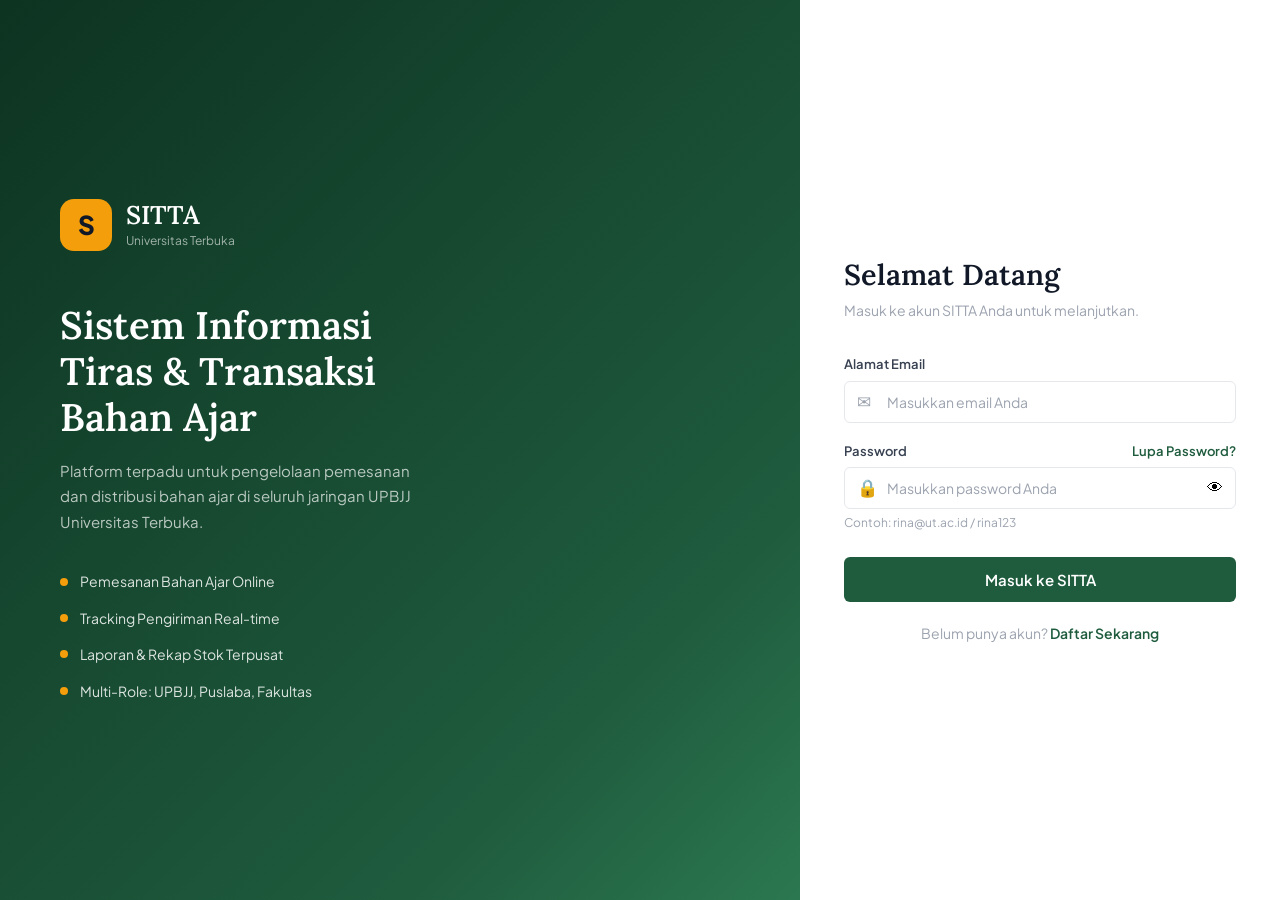
<file: index.html>
<!DOCTYPE html>
<html lang="id">
<head>
  <meta charset="UTF-8" />
  <meta name="viewport" content="width=device-width, initial-scale=1.0" />
  <title>SITTA – Login</title>
  <link rel="stylesheet" href="css/style.css" />
  <style>
    /* Progress bar supplement */
    .progress-track {
      display: flex; align-items: center; gap: 0;
      padding: 16px 0 8px;
    }
    .prog-step { display: flex; flex-direction: column; align-items: center; gap: 6px; flex: 1; }
    .prog-dot {
      width: 32px; height: 32px; border-radius: 50%;
      background: var(--gray-200); color: var(--gray-400);
      display: flex; align-items: center; justify-content: center;
      font-size: 12px; font-weight: 700; z-index: 1;
    }
    .prog-step.done .prog-dot    { background: var(--green-500); color: #fff; }
    .prog-step.current .prog-dot { background: var(--amber-500); color: #fff; box-shadow: 0 0 0 4px var(--amber-100); }
    .prog-label { font-size: 11px; color: var(--gray-400); text-align: center; }
    .prog-step.done .prog-label { color: var(--green-600); font-weight: 600; }
    .prog-line { flex: 1; height: 3px; background: var(--gray-200); margin-bottom: 22px; }
  </style>
</head>
<body>

<!-- ════════════════════════════════════════════
     LOGIN PAGE
════════════════════════════════════════════ -->
<main class="login-page">

  <!-- Left decorative panel -->
  <div class="login-left">
    <div class="brand">
      <div class="brand-badge">S</div>
      <div class="brand-text">
        <h1>SITTA</h1>
        <p>Universitas Terbuka</p>
      </div>
    </div>
    <h2>Sistem Informasi<br>Tiras & Transaksi<br>Bahan Ajar</h2>
    <p>Platform terpadu untuk pengelolaan pemesanan dan distribusi bahan ajar di seluruh jaringan UPBJJ Universitas Terbuka.</p>
    <div class="login-features">
      <div class="login-feature"><div class="dot"></div>Pemesanan Bahan Ajar Online</div>
      <div class="login-feature"><div class="dot"></div>Tracking Pengiriman Real-time</div>
      <div class="login-feature"><div class="dot"></div>Laporan & Rekap Stok Terpusat</div>
      <div class="login-feature"><div class="dot"></div>Multi-Role: UPBJJ, Puslaba, Fakultas</div>
    </div>
  </div>

  <!-- Right login form -->
  <div class="login-right">
    <div class="login-box">
      <h3>Selamat Datang</h3>
      <p class="subtitle">Masuk ke akun SITTA Anda untuk melanjutkan.</p>

      <div id="loginAlert"></div>

      <form id="loginForm" novalidate>
        <div class="form-group">
          <label class="form-label" for="email">Alamat Email</label>
          <div class="input-icon-wrap">
            <span class="icon">✉</span>
            <input type="email" id="email" class="form-control"
              placeholder="Masukkan email Anda" autocomplete="username" required />
          </div>
        </div>

        <div class="form-group">
          <div style="display:flex;justify-content:space-between;align-items:center;margin-bottom:6px;">
            <label class="form-label" for="password" style="margin-bottom:0;">Password</label>
            <span class="forgot-link" onclick="openModal('modalLupaPassword')">Lupa Password?</span>
          </div>
          <div class="input-icon-wrap" style="position:relative;">
            <span class="icon">🔒</span>
            <input type="password" id="password" class="form-control"
              placeholder="Masukkan password Anda" autocomplete="current-password" required
              style="padding-right:44px;" />
            <button type="button" id="togglePassword"
              style="position:absolute;right:13px;top:50%;transform:translateY(-50%);
                     background:none;border:none;cursor:pointer;font-size:16px;">👁</button>
          </div>
          <div class="form-hint">Contoh: rina@ut.ac.id / rina123</div>
        </div>

        <button type="submit" class="btn btn-primary btn-block"
          style="padding:13px;font-size:15px;margin-top:6px;">Masuk ke SITTA</button>
      </form>

      <div class="register-prompt">
        Belum punya akun? <a href="#" onclick="openModal('modalDaftar');return false;">Daftar Sekarang</a>
      </div>
    </div>
  </div>
</main>

<!-- ════════ MODAL: LUPA PASSWORD ════════ -->
<div class="modal-overlay" id="modalLupaPassword" role="dialog" aria-modal="true" aria-labelledby="titleLupa">
  <div class="modal">
    <div class="modal-header">
      <span class="modal-title" id="titleLupa">🔑 Lupa Password</span>
      <button class="modal-close" onclick="closeModal('modalLupaPassword')" aria-label="Tutup">✕</button>
    </div>
    <div class="modal-body">
      <p style="color:var(--gray-600);font-size:14px;margin-bottom:18px;">
        Masukkan alamat email terdaftar Anda. Instruksi reset password akan dikirimkan ke email tersebut.
      </p>
      <div class="form-group" style="margin-bottom:0;">
        <label class="form-label" for="resetEmail">Email Terdaftar</label>
        <div class="input-icon-wrap">
          <span class="icon">✉</span>
          <input type="email" id="resetEmail" class="form-control" placeholder="email@ut.ac.id" />
        </div>
      </div>
      <div id="resetAlert" style="margin-top:14px;"></div>
    </div>
    <div class="modal-footer">
      <button class="btn btn-outline btn-sm" onclick="closeModal('modalLupaPassword')">Batal</button>
      <button class="btn btn-primary btn-sm" id="btnKirimReset">Kirim Instruksi</button>
    </div>
  </div>
</div>

<!-- ════════ MODAL: DAFTAR ════════ -->
<div class="modal-overlay" id="modalDaftar" role="dialog" aria-modal="true" aria-labelledby="titleDaftar">
  <div class="modal">
    <div class="modal-header">
      <span class="modal-title" id="titleDaftar">📝 Daftar Akun Baru</span>
      <button class="modal-close" onclick="closeModal('modalDaftar')" aria-label="Tutup">✕</button>
    </div>
    <form id="formDaftar" novalidate>
      <div class="modal-body">
        <div id="daftarAlert"></div>

        <div class="form-group">
          <label class="form-label" for="daftarNama">Nama Lengkap <span style="color:var(--red-500)">*</span></label>
          <input type="text" id="daftarNama" class="form-control"
            placeholder="Nama sesuai data kepegawaian" required maxlength="100" />
        </div>

        <div class="form-group">
          <label class="form-label" for="daftarEmail">Email Instansi <span style="color:var(--red-500)">*</span></label>
          <div class="input-icon-wrap">
            <span class="icon">✉</span>
            <input type="email" id="daftarEmail" class="form-control"
              placeholder="nama@ut.ac.id" required />
          </div>
        </div>

        <div class="form-group">
          <label class="form-label" for="daftarPassword">Password <span style="color:var(--red-500)">*</span></label>
          <div class="input-icon-wrap">
            <span class="icon">🔒</span>
            <input type="password" id="daftarPassword" class="form-control"
              placeholder="Minimal 6 karakter" required minlength="6" />
          </div>
          <div class="form-hint">Minimal 6 karakter.</div>
        </div>

        <div class="form-group">
          <label class="form-label" for="daftarRole">Role / Jabatan <span style="color:var(--red-500)">*</span></label>
          <select id="daftarRole" class="form-control" required>
            <option value="">-- Pilih Role --</option>
            <option value="UPBJJ-UT">UPBJJ-UT</option>
            <option value="Puslaba">Puslaba</option>
            <option value="Fakultas">Fakultas</option>
            <option value="Administrator">Administrator</option>
          </select>
        </div>

        <div class="form-group" style="margin-bottom:0;">
          <label class="form-label" for="daftarLokasi">Unit / Lokasi <span style="color:var(--red-500)">*</span></label>
          <select id="daftarLokasi" class="form-control" required>
            <option value="">-- Pilih Lokasi --</option>
            <option value="UPBJJ Jakarta">UPBJJ Jakarta</option>
            <option value="UPBJJ Bandung">UPBJJ Bandung</option>
            <option value="UPBJJ Makassar">UPBJJ Makassar</option>
            <option value="UPBJJ Surabaya">UPBJJ Surabaya</option>
            <option value="UPBJJ Malang">UPBJJ Malang</option>
            <option value="Pusat">Pusat</option>
            <option value="FISIP">FISIP</option>
          </select>
        </div>
      </div>
      <div class="modal-footer">
        <button type="button" class="btn btn-outline btn-sm" onclick="closeModal('modalDaftar')">Batal</button>
        <button type="submit" class="btn btn-primary btn-sm">Kirim Permintaan</button>
      </div>
    </form>
  </div>
</div>

<script src="js/data.js"></script>
<script src="js/script.js"></script>
</body>
</html>
</file>
<file: css/style.css>
/* ================================================================
   SITTA – Sistem Informasi Tiras & Transaksi Bahan Ajar – UT
   style.css  |  Global Stylesheet
   ================================================================ */

/* ---------- Google Fonts ---------- */
@import url('https://fonts.googleapis.com/css2?family=Plus+Jakarta+Sans:wght@300;400;500;600;700;800&family=Lora:wght@400;500;600&display=swap');

/* ---------- CSS Custom Properties ---------- */
:root {
  --green-900: #0d3321;
  --green-800: #1a4731;
  --green-700: #1f5c3e;
  --green-600: #2d7a52;
  --green-500: #3a9966;
  --green-400: #52b87e;
  --green-100: #d4edda;
  --green-50:  #eef7f1;

  --amber-500: #f59e0b;
  --amber-400: #fbbf24;
  --amber-100: #fef3c7;

  --red-500:   #ef4444;
  --red-100:   #fee2e2;

  --gray-900: #111827;
  --gray-800: #1f2937;
  --gray-700: #374151;
  --gray-600: #4b5563;
  --gray-400: #9ca3af;
  --gray-200: #e5e7eb;
  --gray-100: #f3f4f6;
  --gray-50:  #f9fafb;
  --white:    #ffffff;

  --primary:      var(--green-700);
  --primary-dark: var(--green-800);
  --accent:       var(--amber-500);

  --font-body:    'Plus Jakarta Sans', sans-serif;
  --font-display: 'Lora', serif;

  --radius-sm: 6px;
  --radius-md: 12px;
  --radius-lg: 18px;
  --radius-xl: 24px;

  --shadow-sm: 0 1px 3px rgba(0,0,0,.08);
  --shadow-md: 0 4px 16px rgba(0,0,0,.10);
  --shadow-lg: 0 8px 32px rgba(0,0,0,.14);

  --transition: all .22s ease;
  --sidebar-w: 250px;
}

/* ---------- Reset & Base ---------- */
*, *::before, *::after { box-sizing: border-box; margin: 0; padding: 0; }

html { scroll-behavior: smooth; }

body {
  font-family: var(--font-body);
  font-size: 15px;
  color: var(--gray-800);
  background: var(--gray-50);
  line-height: 1.6;
  min-height: 100vh;
}

a { color: var(--primary); text-decoration: none; transition: var(--transition); }
a:hover { color: var(--green-500); }

img { max-width: 100%; display: block; }

/* ---------- Typography ---------- */
h1, h2, h3, h4 { font-family: var(--font-display); font-weight: 600; color: var(--gray-900); line-height: 1.3; }
h1 { font-size: 2rem; }
h2 { font-size: 1.5rem; }
h3 { font-size: 1.2rem; }
h4 { font-size: 1rem; }

/* ---------- Buttons ---------- */
.btn {
  display: inline-flex; align-items: center; justify-content: center; gap: 8px;
  padding: 10px 22px;
  border: none; border-radius: var(--radius-sm);
  font-family: var(--font-body); font-size: 14px; font-weight: 600;
  cursor: pointer; transition: var(--transition);
  white-space: nowrap;
}
.btn-primary { background: var(--primary); color: var(--white); }
.btn-primary:hover { background: var(--primary-dark); transform: translateY(-1px); box-shadow: var(--shadow-md); }
.btn-accent  { background: var(--accent); color: var(--gray-900); }
.btn-accent:hover  { background: var(--amber-400); transform: translateY(-1px); box-shadow: var(--shadow-md); }
.btn-outline { background: transparent; color: var(--primary); border: 2px solid var(--primary); }
.btn-outline:hover { background: var(--green-50); }
.btn-danger  { background: var(--red-500); color: var(--white); }
.btn-danger:hover { opacity: .88; }
.btn-sm { padding: 7px 16px; font-size: 13px; }
.btn-block { width: 100%; }
.btn:disabled { opacity: .55; cursor: not-allowed; transform: none !important; }

/* ---------- Form Elements ---------- */
.form-group { margin-bottom: 18px; }
.form-label { display: block; font-size: 13px; font-weight: 600; color: var(--gray-700); margin-bottom: 6px; }
.form-control {
  width: 100%; padding: 11px 14px;
  border: 1.5px solid var(--gray-200); border-radius: var(--radius-sm);
  font-family: var(--font-body); font-size: 14px; color: var(--gray-800);
  background: var(--white); transition: var(--transition);
  outline: none;
}
.form-control:focus { border-color: var(--green-500); box-shadow: 0 0 0 3px rgba(42,153,102,.15); }
.form-control::placeholder { color: var(--gray-400); }
.input-icon-wrap { position: relative; }
.input-icon-wrap .form-control { padding-left: 42px; }
.input-icon-wrap .icon {
  position: absolute; left: 13px; top: 50%; transform: translateY(-50%);
  color: var(--gray-400); font-size: 17px; pointer-events: none;
}
.form-hint { font-size: 12px; color: var(--gray-400); margin-top: 4px; }

/* ---------- Cards ---------- */
.card {
  background: var(--white); border-radius: var(--radius-md);
  box-shadow: var(--shadow-sm); border: 1px solid var(--gray-200);
  overflow: hidden;
}
.card-header {
  padding: 18px 22px; border-bottom: 1px solid var(--gray-100);
  display: flex; align-items: center; justify-content: space-between;
}
.card-body { padding: 22px; }
.card-title { font-size: 1rem; font-weight: 700; color: var(--gray-900); }

/* ---------- Badge ---------- */
.badge {
  display: inline-flex; align-items: center; gap: 5px;
  padding: 3px 10px; border-radius: 99px;
  font-size: 12px; font-weight: 600;
}
.badge-success { background: var(--green-100); color: var(--green-700); }
.badge-warning { background: var(--amber-100); color: #92400e; }
.badge-danger  { background: var(--red-100); color: #991b1b; }
.badge-info    { background: #dbeafe; color: #1d4ed8; }

/* ---------- Table ---------- */
.table-wrap { overflow-x: auto; }
table { width: 100%; border-collapse: collapse; }
thead { background: var(--green-700); color: var(--white); }
thead th { padding: 12px 16px; font-size: 13px; font-weight: 600; text-align: left; white-space: nowrap; }
tbody tr { border-bottom: 1px solid var(--gray-100); transition: var(--transition); }
tbody tr:hover { background: var(--green-50); }
tbody td { padding: 13px 16px; font-size: 14px; vertical-align: middle; }
tbody tr:last-child { border-bottom: none; }

/* ---------- Modal ---------- */
.modal-overlay {
  position: fixed; inset: 0; background: rgba(0,0,0,.5);
  display: flex; align-items: center; justify-content: center;
  z-index: 1000; padding: 16px;
  opacity: 0; pointer-events: none; transition: opacity .25s ease;
}
.modal-overlay.active { opacity: 1; pointer-events: all; }
.modal {
  background: var(--white); border-radius: var(--radius-lg);
  width: 100%; max-width: 460px;
  box-shadow: var(--shadow-lg);
  transform: translateY(24px) scale(.97);
  transition: transform .28s cubic-bezier(.34,1.56,.64,1);
}
.modal-overlay.active .modal { transform: translateY(0) scale(1); }
.modal-header {
  padding: 22px 24px 16px; border-bottom: 1px solid var(--gray-100);
  display: flex; align-items: center; justify-content: space-between;
}
.modal-title { font-size: 1.1rem; font-weight: 700; }
.modal-close {
  background: none; border: none; font-size: 22px; cursor: pointer;
  color: var(--gray-400); width: 32px; height: 32px;
  display: flex; align-items: center; justify-content: center;
  border-radius: 50%; transition: var(--transition);
}
.modal-close:hover { background: var(--gray-100); color: var(--gray-700); }
.modal-body { padding: 22px 24px; }
.modal-footer { padding: 16px 24px 22px; display: flex; gap: 10px; justify-content: flex-end; }

/* ---------- Alert / Toast ---------- */
.alert {
  padding: 12px 16px; border-radius: var(--radius-sm);
  font-size: 14px; font-weight: 500;
  display: flex; align-items: flex-start; gap: 10px;
  margin-bottom: 16px;
  animation: slideDown .3s ease;
}
.alert-danger  { background: var(--red-100);   color: #991b1b;  border-left: 4px solid var(--red-500); }
.alert-success { background: var(--green-100); color: var(--green-800); border-left: 4px solid var(--green-500); }
.alert-warning { background: var(--amber-100); color: #92400e;  border-left: 4px solid var(--amber-500); }
@keyframes slideDown { from { opacity:0; transform:translateY(-8px); } to { opacity:1; transform:translateY(0); } }

/* ---------- Sidebar Layout ---------- */
.app-layout { display: flex; min-height: 100vh; }

.sidebar {
  width: var(--sidebar-w); background: var(--green-800);
  display: flex; flex-direction: column;
  position: fixed; top: 0; left: 0; height: 100vh;
  z-index: 100; transition: transform .3s ease;
}
.sidebar-brand {
  padding: 22px 20px 18px;
  border-bottom: 1px solid rgba(255,255,255,.1);
  display: flex; align-items: center; gap: 12px;
}
.sidebar-brand .brand-logo {
  width: 40px; height: 40px; border-radius: 10px;
  background: var(--accent); color: var(--gray-900);
  display: flex; align-items: center; justify-content: center;
  font-weight: 800; font-size: 18px; flex-shrink: 0;
}
.sidebar-brand .brand-name { color: var(--white); font-weight: 700; font-size: .95rem; line-height: 1.3; }
.sidebar-brand .brand-sub  { color: rgba(255,255,255,.55); font-size: .72rem; }

.sidebar-nav { flex: 1; padding: 16px 12px; overflow-y: auto; }
.nav-section-label {
  color: rgba(255,255,255,.4); font-size: 10px; font-weight: 700; letter-spacing: .1em;
  text-transform: uppercase; padding: 14px 8px 6px;
}
.nav-item {
  display: flex; align-items: center; gap: 11px;
  padding: 10px 12px; border-radius: var(--radius-sm);
  color: rgba(255,255,255,.75); font-size: 14px; font-weight: 500;
  cursor: pointer; transition: var(--transition);
  margin-bottom: 2px;
}
.nav-item:hover { background: rgba(255,255,255,.1); color: var(--white); }
.nav-item.active { background: var(--accent); color: var(--gray-900); font-weight: 700; }
.nav-item .nav-icon { font-size: 18px; flex-shrink: 0; }

.nav-item.has-sub { flex-wrap: wrap; }
.nav-sub { display: none; width: 100%; padding: 4px 0 4px 28px; }
.nav-sub.open { display: block; }
.nav-sub-item {
  display: block; padding: 7px 10px; border-radius: var(--radius-sm);
  color: rgba(255,255,255,.6); font-size: 13px; transition: var(--transition);
  margin-bottom: 2px;
}
.nav-sub-item:hover { color: var(--white); background: rgba(255,255,255,.07); }
.nav-sub-item.active { color: var(--amber-400); font-weight: 600; }

.sidebar-footer {
  padding: 16px 12px; border-top: 1px solid rgba(255,255,255,.1);
}
.user-card {
  display: flex; align-items: center; gap: 10px;
  padding: 10px; border-radius: var(--radius-sm);
  background: rgba(0,0,0,.2);
}
.user-avatar {
  width: 36px; height: 36px; border-radius: 50%;
  background: var(--green-500); color: var(--white);
  display: flex; align-items: center; justify-content: center;
  font-weight: 700; font-size: 14px; flex-shrink: 0;
}
.user-info .user-name { color: var(--white); font-size: 13px; font-weight: 600; }
.user-info .user-role { color: rgba(255,255,255,.5); font-size: 11px; }
.btn-logout {
  background: none; border: none; color: rgba(255,255,255,.5);
  font-size: 19px; cursor: pointer; margin-left: auto;
  transition: var(--transition);
}
.btn-logout:hover { color: var(--red-500); }

/* ---------- Main Content ---------- */
.main-content {
  margin-left: var(--sidebar-w);
  flex: 1; display: flex; flex-direction: column;
  min-height: 100vh;
}

.topbar {
  background: var(--white); border-bottom: 1px solid var(--gray-200);
  padding: 14px 28px;
  display: flex; align-items: center; justify-content: space-between;
  position: sticky; top: 0; z-index: 50;
}
.topbar-left h2 { font-size: 1.1rem; font-weight: 700; color: var(--gray-900); }
.topbar-left p  { font-size: 12px; color: var(--gray-400); margin-top: 1px; }
.topbar-right { display: flex; align-items: center; gap: 14px; }
.topbar-greeting {
  background: var(--green-50); border: 1px solid var(--green-100);
  padding: 6px 14px; border-radius: 99px;
  font-size: 13px; font-weight: 600; color: var(--green-700);
}

.page-content { padding: 28px; flex: 1; }

/* ---------- Stats Cards ---------- */
.stats-grid { display: grid; grid-template-columns: repeat(auto-fit, minmax(180px,1fr)); gap: 16px; margin-bottom: 28px; }
.stat-card {
  background: var(--white); border-radius: var(--radius-md);
  padding: 20px 22px; border: 1px solid var(--gray-200);
  display: flex; align-items: flex-start; gap: 16px;
  box-shadow: var(--shadow-sm);
}
.stat-icon {
  width: 46px; height: 46px; border-radius: var(--radius-sm);
  display: flex; align-items: center; justify-content: center;
  font-size: 22px; flex-shrink: 0;
}
.stat-icon.green { background: var(--green-50); }
.stat-icon.amber { background: var(--amber-100); }
.stat-icon.blue  { background: #dbeafe; }
.stat-icon.red   { background: var(--red-100); }
.stat-value { font-size: 1.6rem; font-weight: 800; color: var(--gray-900); line-height: 1; }
.stat-label { font-size: 12px; color: var(--gray-400); margin-top: 4px; }

/* ---------- Menu Grid (Dashboard) ---------- */
.menu-grid { display: grid; grid-template-columns: repeat(auto-fit, minmax(200px,1fr)); gap: 16px; }
.menu-card {
  background: var(--white); border-radius: var(--radius-md);
  padding: 26px 22px; border: 1px solid var(--gray-200);
  display: flex; flex-direction: column; align-items: flex-start; gap: 14px;
  cursor: pointer; transition: var(--transition); box-shadow: var(--shadow-sm);
  text-decoration: none; color: inherit;
}
.menu-card:hover { transform: translateY(-4px); box-shadow: var(--shadow-md); border-color: var(--green-400); }
.menu-card .menu-icon {
  width: 52px; height: 52px; border-radius: var(--radius-sm);
  display: flex; align-items: center; justify-content: center; font-size: 26px;
  background: var(--green-50);
}
.menu-card .menu-title { font-size: 15px; font-weight: 700; color: var(--gray-900); }
.menu-card .menu-desc  { font-size: 12px; color: var(--gray-400); line-height: 1.5; }

/* ---------- Tracking ---------- */
.tracking-result { animation: fadeIn .35s ease; }
@keyframes fadeIn { from { opacity:0; transform:translateY(10px); } to { opacity:1; transform:translateY(0); } }

.tracking-header {
  background: linear-gradient(135deg, var(--green-800), var(--green-600));
  color: var(--white); border-radius: var(--radius-md);
  padding: 22px 26px; margin-bottom: 20px;
  display: flex; align-items: center; justify-content: space-between; flex-wrap: wrap; gap: 12px;
}
.tracking-do { font-size: 12px; opacity: .7; }
.tracking-name { font-size: 1.3rem; font-weight: 700; font-family: var(--font-display); }
.tracking-meta { display: grid; grid-template-columns: 1fr 1fr; gap: 8px 20px; margin-top: 14px; font-size: 13px; }
.tracking-meta span { opacity: .8; }
.tracking-meta strong { color: var(--amber-400); }

.timeline { position: relative; padding-left: 30px; }
.timeline::before {
  content: ''; position: absolute; left: 8px; top: 0; bottom: 0;
  width: 2px; background: var(--gray-200);
}
.timeline-item { position: relative; margin-bottom: 22px; }
.timeline-item::before {
  content: ''; position: absolute; left: -26px; top: 5px;
  width: 12px; height: 12px; border-radius: 50%;
  background: var(--gray-300); border: 2px solid var(--white);
  box-shadow: 0 0 0 2px var(--gray-300);
}
.timeline-item.latest::before { background: var(--green-500); box-shadow: 0 0 0 3px var(--green-100); }
.timeline-time { font-size: 11px; color: var(--gray-400); font-weight: 600; }
.timeline-text { font-size: 14px; color: var(--gray-700); margin-top: 3px; }

/* ---------- Stok Page ---------- */
.stok-controls {
  display: flex; align-items: center; justify-content: space-between;
  margin-bottom: 18px; flex-wrap: wrap; gap: 12px;
}
.stok-controls .search-wrap { position: relative; }
.stok-controls .search-wrap input {
  padding: 9px 14px 9px 38px;
  border: 1.5px solid var(--gray-200); border-radius: var(--radius-sm);
  font-family: var(--font-body); font-size: 14px;
  width: 260px; outline: none; transition: var(--transition);
}
.stok-controls .search-wrap input:focus { border-color: var(--green-500); }
.stok-controls .search-wrap .icon {
  position: absolute; left: 12px; top: 50%; transform: translateY(-50%);
  color: var(--gray-400); font-size: 16px;
}
.stok-num { color: var(--gray-400); font-size: 13px; }

/* Stok badge */
.stok-low    { color: var(--red-500); font-weight: 700; }
.stok-medium { color: #d97706; font-weight: 700; }
.stok-high   { color: var(--green-600); font-weight: 700; }

/* ---------- Login Page ---------- */
.login-page {
  min-height: 100vh; display: flex;
  background: linear-gradient(135deg, var(--green-900) 0%, var(--green-700) 60%, var(--green-500) 100%);
}
.login-left {
  flex: 1; display: flex; flex-direction: column; justify-content: center; padding: 60px;
  color: var(--white);
}
.login-left .brand { display: flex; align-items: center; gap: 14px; margin-bottom: 50px; }
.login-left .brand-badge {
  width: 52px; height: 52px; background: var(--accent); border-radius: 14px;
  display: flex; align-items: center; justify-content: center;
  font-size: 26px; font-weight: 900; color: var(--gray-900);
}
.login-left .brand-text h1 { font-family: var(--font-display); color: var(--white); font-size: 1.6rem; }
.login-left .brand-text p  { color: rgba(255,255,255,.6); font-size: 12px; }
.login-left h2 { font-family: var(--font-display); font-size: 2.4rem; color: var(--white); line-height: 1.2; margin-bottom: 18px; }
.login-left p  { color: rgba(255,255,255,.7); font-size: 15px; line-height: 1.7; max-width: 380px; }
.login-features { display: flex; flex-direction: column; gap: 14px; margin-top: 36px; }
.login-feature { display: flex; align-items: center; gap: 12px; color: rgba(255,255,255,.85); font-size: 14px; }
.login-feature .dot { width: 8px; height: 8px; border-radius: 50%; background: var(--accent); flex-shrink: 0; }

.login-right {
  width: 480px; background: var(--white);
  display: flex; align-items: center; justify-content: center;
  padding: 48px 44px;
}
.login-box { width: 100%; }
.login-box h3 { font-family: var(--font-display); font-size: 1.8rem; color: var(--gray-900); margin-bottom: 6px; }
.login-box .subtitle { color: var(--gray-400); font-size: 14px; margin-bottom: 32px; }
.forgot-link { color: var(--primary); font-size: 13px; font-weight: 600; cursor: pointer; }
.forgot-link:hover { text-decoration: underline; }
.register-prompt { text-align: center; margin-top: 20px; font-size: 14px; color: var(--gray-400); }
.register-prompt a { font-weight: 600; }

/* ---------- Mobile Hamburger ---------- */
.hamburger { display: none; background: none; border: none; cursor: pointer; font-size: 24px; color: var(--gray-700); }
.sidebar-overlay { display: none; position: fixed; inset: 0; background: rgba(0,0,0,.4); z-index: 99; }

/* ---------- Scrollbar ---------- */
::-webkit-scrollbar { width: 6px; }
::-webkit-scrollbar-track { background: transparent; }
::-webkit-scrollbar-thumb { background: var(--gray-200); border-radius: 99px; }
::-webkit-scrollbar-thumb:hover { background: var(--gray-400); }

/* ---------- Responsive ---------- */
@media (max-width: 1024px) {
  .login-left { padding: 40px; }
  .login-left h2 { font-size: 1.9rem; }
}
@media (max-width: 768px) {
  .login-left  { display: none; }
  .login-right { width: 100%; padding: 36px 28px; }

  .sidebar { transform: translateX(-100%); }
  .sidebar.open { transform: translateX(0); }
  .sidebar-overlay { display: block; }
  .main-content { margin-left: 0; }
  .hamburger { display: block; }

  .page-content { padding: 18px; }
  .topbar { padding: 12px 18px; }
  .stats-grid { grid-template-columns: 1fr 1fr; }
  .menu-grid  { grid-template-columns: 1fr 1fr; }
}
@media (max-width: 480px) {
  .stats-grid { grid-template-columns: 1fr; }
  .menu-grid  { grid-template-columns: 1fr; }
  .stok-controls { flex-direction: column; align-items: stretch; }
  .stok-controls .search-wrap input { width: 100%; }
}

/* ---------- Cover Thumbnail (stok.html) ---------- */
.cover-thumb {
  width: 52px; height: 70px;
  object-fit: cover;
  border-radius: 4px;
  box-shadow: 0 2px 8px rgba(0,0,0,.20);
  display: block;
}
.cover-fallback {
  display: none;
  width: 52px; height: 70px;
  border-radius: 4px;
  background: var(--gray-100);
  align-items: center; justify-content: center;
  font-size: 22px; color: var(--gray-400);
}
</file>
